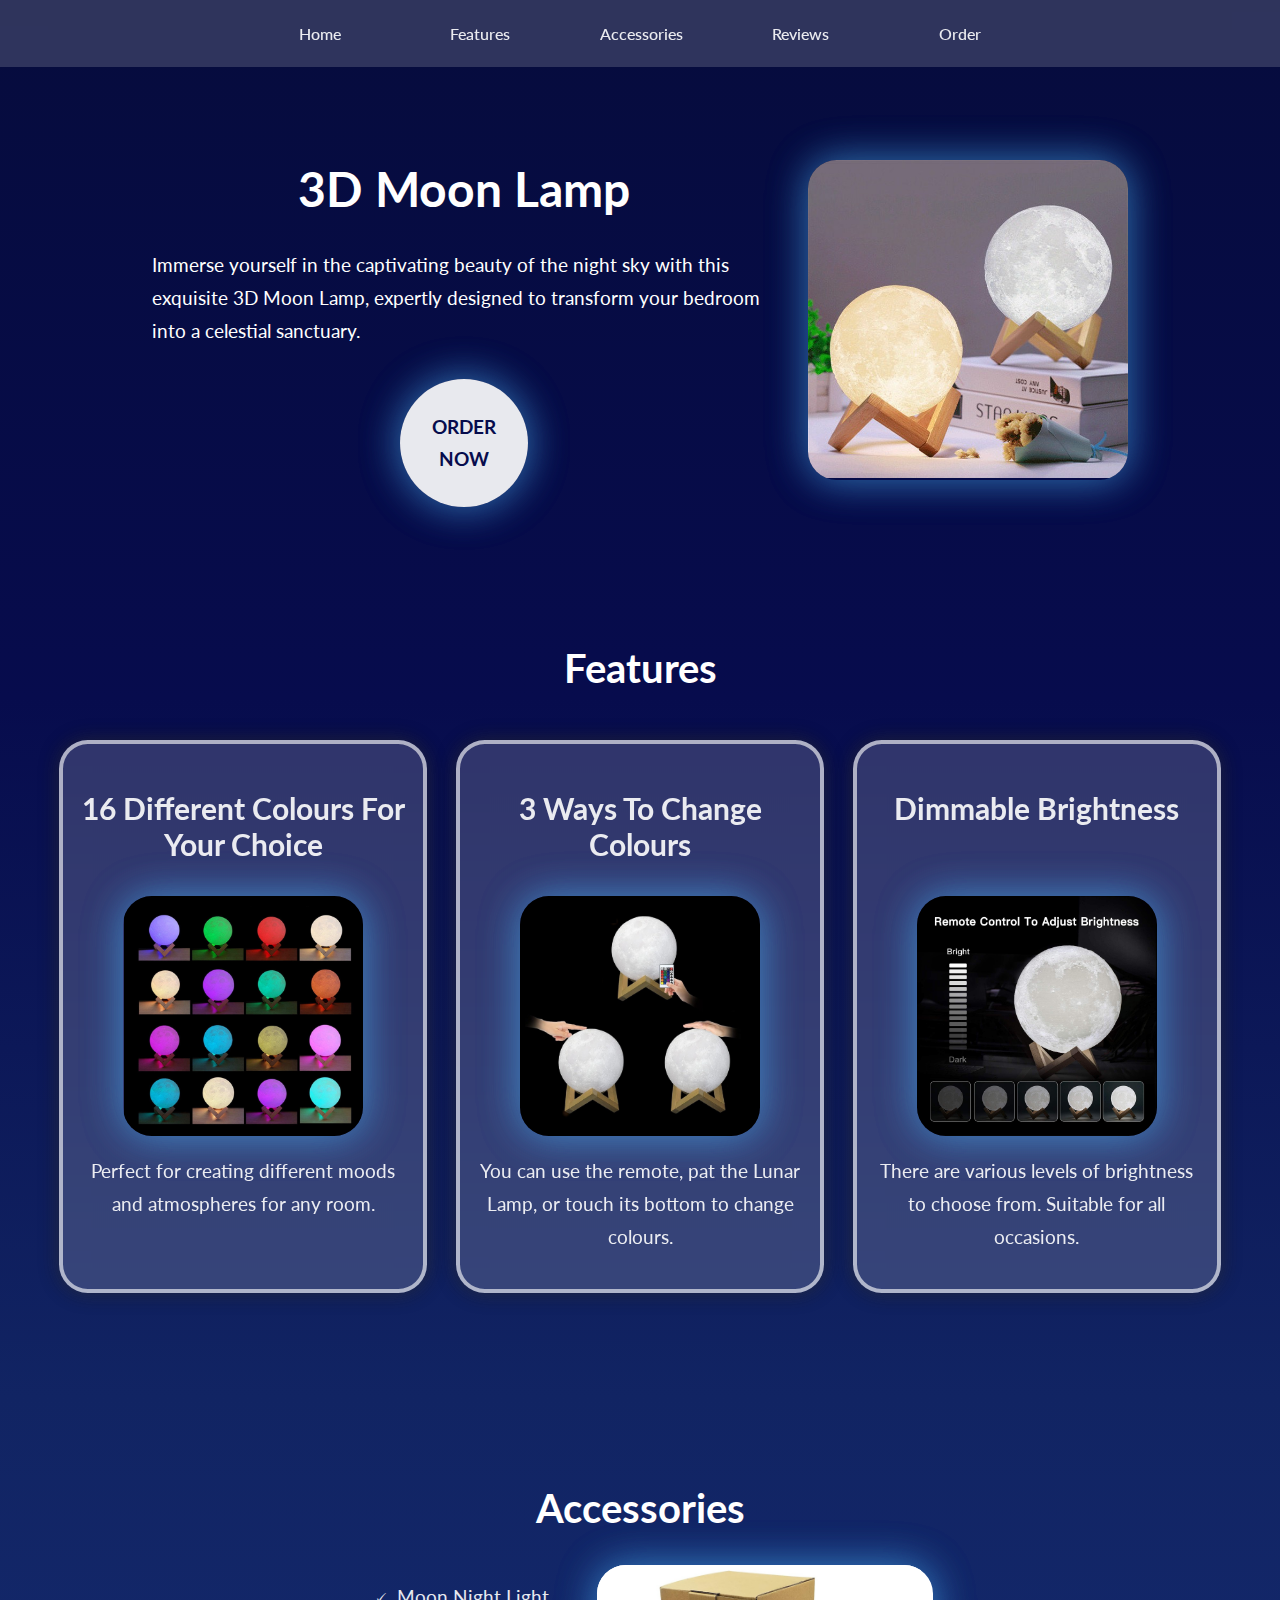
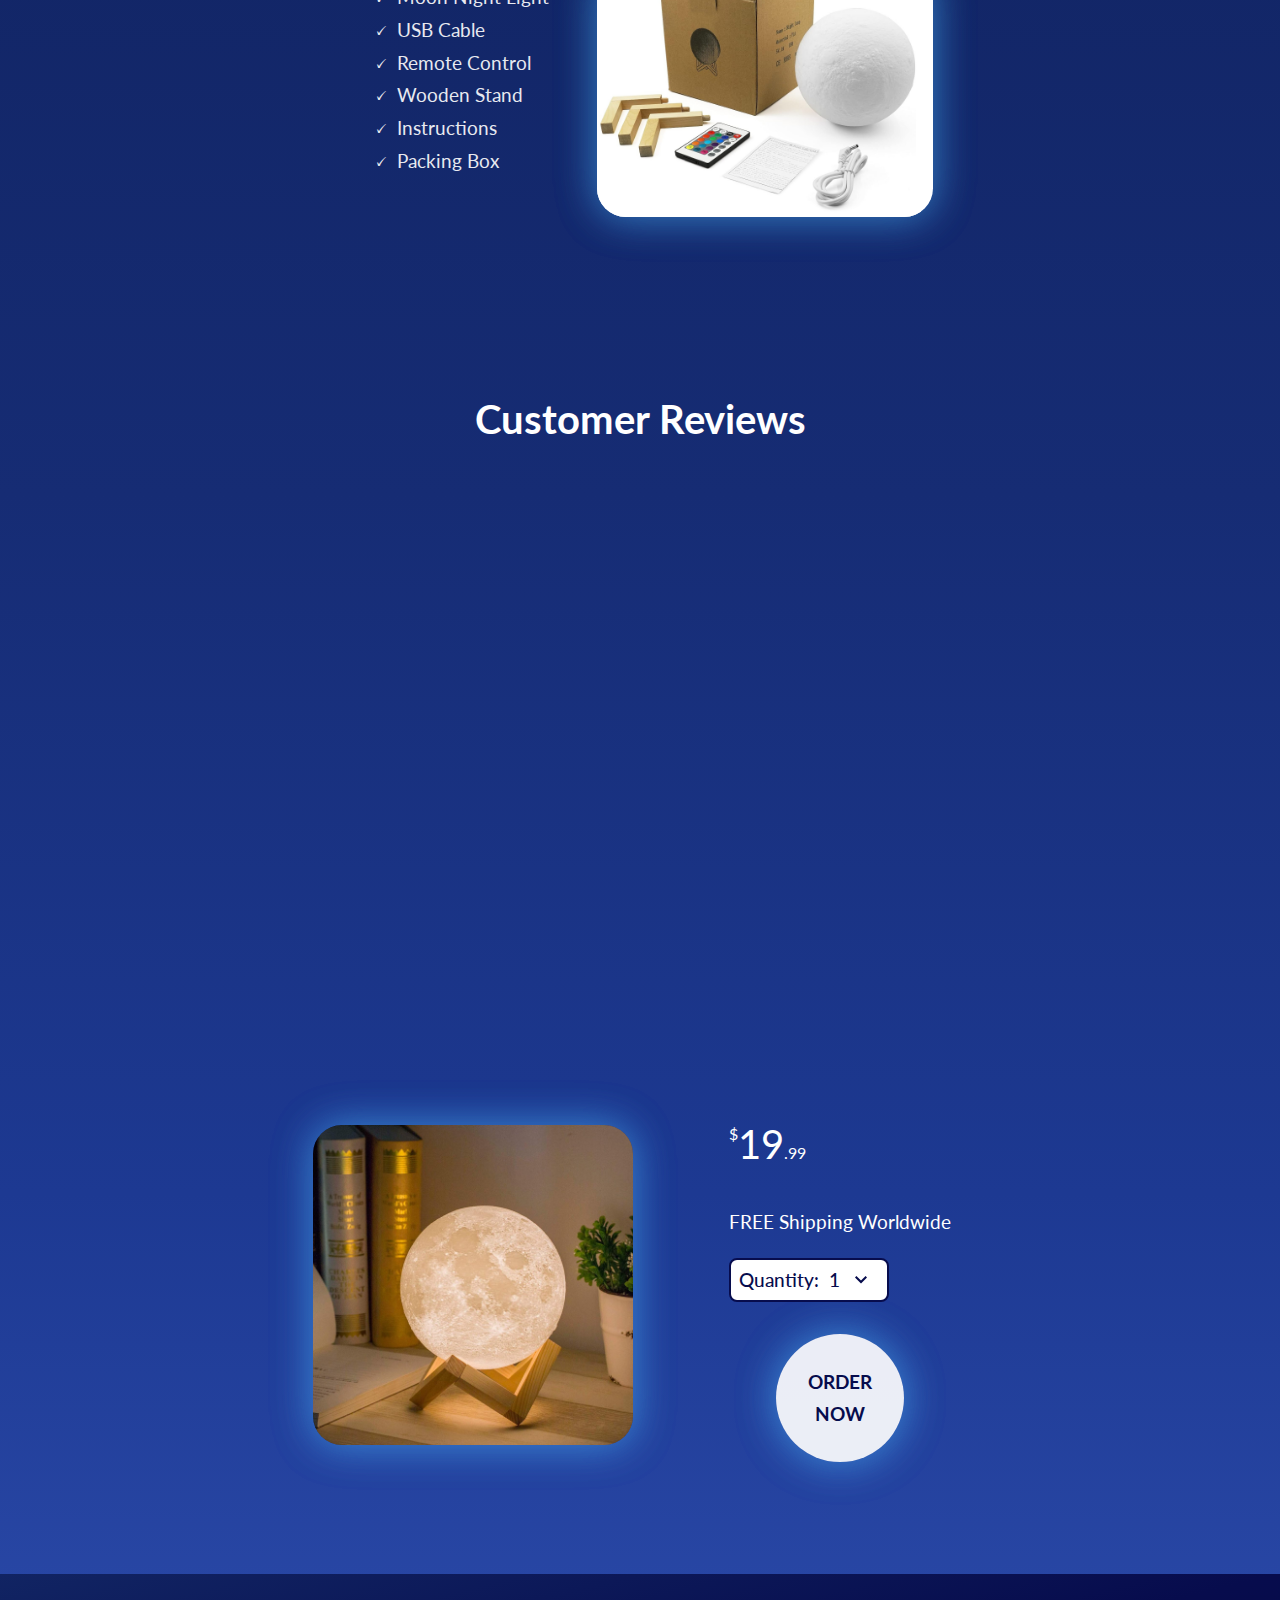
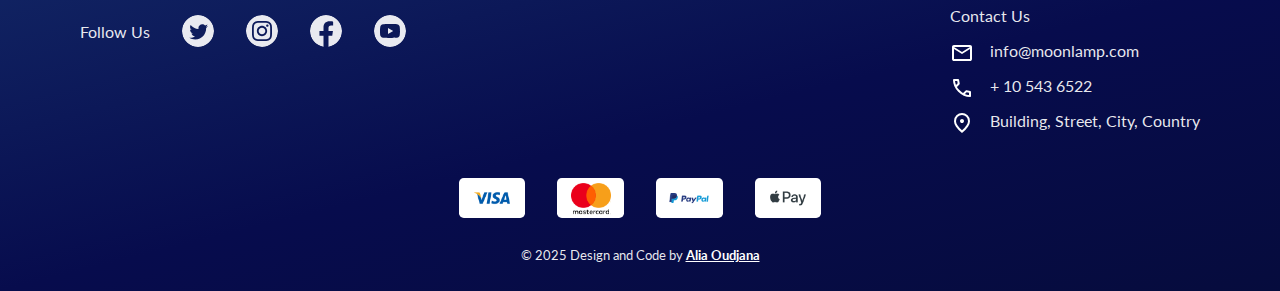
<file: index.html>
<!DOCTYPE html>
<html lang="en">
<head>
    <meta charset="UTF-8">
    <meta name="viewport" content="width=device-width, initial-scale=1.0">
    <link rel="icon" href="./assets/images/moon-lamp-logo.png">
    <link rel="stylesheet" href="scss/style.css">
    <link rel="preload" href="assets/images/3d-moon-lamp.jpg" as="image">
    <title>3D Moon Lamp</title>
</head>
<body>
    <header>
        <nav>
            <a href="#hero-section">Home</a>
            <a href="#features-section">Features</a>
            <a href="#accessories-section">Accessories</a>
            <a href="#reviews-section">Reviews</a>
            <a href="#order-section">Order</a>
        </nav>

        <input type="checkbox" name="sidebar-toggle" id="sidebar-toggle">
        <label class="sidebar-icon" for="sidebar-toggle">
            <svg width="35" height="3" viewBox="0 0 35 3" fill="none" xmlns="http://www.w3.org/2000/svg">
            <line y1="1.5" x2="35" y2="1.5" stroke="white" stroke-width="3"/>
            </svg>
            <svg width="35" height="3" viewBox="0 0 35 3" fill="none" xmlns="http://www.w3.org/2000/svg">
            <line y1="1.5" x2="35" y2="1.5" stroke="white" stroke-width="3"/>
            </svg>
        </label>
        <nav class="sidebar">
            <a href="#hero-section">Home</a>
            <a href="#features-section">Features</a>
            <a href="#accessories-section">Accessories</a>
            <a href="#reviews-section">Reviews</a>
            <a href="#order-section">Order</a>
        </nav>
    </header>

    <section id="hero-section">
        <div class="txt-container">
            <h1>3D Moon Lamp</h1>
            <p>Immerse yourself in the captivating beauty of the night sky with this exquisite 3D Moon Lamp, expertly designed to transform your bedroom into a celestial sanctuary.</p>
            <div class="btn-container">
                <button class="glowing-btn" onclick="location.href='#order-section'">Order Now</button>
            </div>
        </div>
        <div class="img-container moon-lamp-img-container">
            <img class="moon-lamp-img" src="assets/images/3d-moon-lamp.jpg" alt="moon lamp img">
        </div>      
    </section>

    <section id="features-section">
        <h2>Features</h2>
        <div class="features-cards">
            <div class="features-card">
                <h3>16 Different Colours For Your Choice</h3>
                <div class="img-container feature-img-container"><img src="assets/images/moon-lamp-colours.jpg" alt="moon lamp colours" class="moon-lamp-img"></div>
                <p>Perfect for creating different moods and atmospheres for any room.</p>
            </div>
            <div class="features-card">
                <h3>3 Ways To Change Colours</h3>
                <div class="img-container feature-img-container"><img src="assets/images/moon-lamp-change-colours.jpg" alt="moon lamp change colours" class="moon-lamp-img"></div>
                <p>You can use the remote, pat the Lunar Lamp, or touch its bottom to change colours.</p>
            </div>
            <div class="features-card">
                <h3>Dimmable Brightness</h3>
                <div class="img-container feature-img-container"><img src="assets/images/moon-lamp-brightness.jpg" alt="moon lamp brightness" class="moon-lamp-img"></div>
                <p>There are various levels of brightness to choose from.
                    Suitable for all occasions.
                </p>
            </div>
        </div>
    </section>

    <section id="accessories-section">
        <h2>Accessories</h2>
        <div class="accessories-content">
            <div class="accessories-list">
                <ul>
                    <li>Moon Night Light</li>
                    <li>USB Cable</li>
                    <li>Remote Control</li>
                    <li>Wooden Stand</li>
                    <li>Instructions</li>
                    <li>Packing Box</li>
                </ul>
            </div>
            <div class="img-container accessories-img-container">
                <img class="moon-lamp-img" src="assets/images/moon-lamp-accessiories.jpg" alt="Accessories">
            </div>
        </div>
    </section>

    <section id="reviews-section">
        <h2>Customer Reviews</h2>
        <div class="reviews">
            <div class="review-card">
                <img src="./assets/images/five-star-rating-icon.svg" alt="five star rating icon" class="star-review">
                <p class="review-text">Using it for a bedside night lamp to have some light in the room. The remote is useful to change the colors and is easy to use. Definitely recommend.</p>
                <div class="user-name">Victoria A.</div>
                <img  class="user-img" src="./assets/images/Purple-Profile-Icon.png" alt="Victoria pfp">
            </div>
            <div class="review-card">
                <img src="./assets/images/five-star-rating-icon.svg" alt="five star rating icon" class="star-review">
                <p class="review-text">Beautiful globe, calming and peaceful. It’s great for a bedroom night light and has a calming affect on me to help with insomnia.</p>
                <div class="user-name">Robert W.</div>
                <img class="user-img" src="./assets/images/Blue-Profile-Icon.png" alt="Robert pfp">
            </div>
            <div class="review-card">
                <img src="./assets/images/five-star-rating-icon.svg" alt="five star rating icon" class="star-review">
                <p class="review-text">I bought one as a gift for my grandson. He told me he’s already using it at night and loves the night light it provides. Arrived quickly and in working condition. Good price too. Thanks!
                </p>
                <div class="user-name">David M.</div>
                <img class="user-img" src="./assets/images/Green-Profile-Icon.png" alt="David pfps">
            </div>
            <div class="review-card">
                <img src="./assets/images/five-star-rating-icon.svg" alt="five star rating icon" class="star-review">
                <p class="review-text">Wonderful! I use it at night when I watch a movie to give a little light in the house without turning on lights and it gives off a great vibe!</p>
                <div class="user-name">John E.</div>
                <img class="user-img" src="./assets/images/DarkBlue-Profile-Icon.png" alt="John pfp">
            </div>
            <div class="review-card">
                <img src="./assets/images/five-star-rating-icon.svg" alt="five star rating icon" class="star-review">
                <p class="review-text">I bought this for my office. Its light is very relaxing and soothing. I definitely will buy another one for my room at home.</p>
                <div class="user-name">Martain J.</div>
                <img class="user-img" src="./assets/images/Orange-Profile-Icon.png" alt="Martain pfp">
            </div>
        </div>
    </section>

    <section id="order-section">
        <div class="img-container moon-lamp-img-container">
            <img class="moon-lamp-img" src="./assets/images/moon-lamp-light.jpg" alt="moon lamp img">
        </div>
        <div class="order-form">
            <p class="price"><span class="dollar-symbol">$</span>19<span class="fraction">.99</span></p>
            <p>FREE Shipping Worldwide</p>
            <select name="quantity" id="quantity">
                <button>
                    Quantity: 
                    <selectedcontent></selectedcontent>
                    <svg class="picker" xmlns="http://www.w3.org/2000/svg" height="24px" viewBox="0 -960 960 960" width="24px" fill="#000000"><path d="M480-344 240-584l56-56 184 184 184-184 56 56-240 240Z"/></svg>
                </button>
                <option value="1">1</option>
                <option value="2">2</option>
                <option value="3">3</option>
                <option value="4">4</option>
                <option value="5">5</option>
                <option value="6">6</option>
                <option value="7">7</option>
                <option value="8">8</option>
                <option value="9">9</option>
                <option value="10">10</option>
            </select><br>
            <button class="glowing-btn">Order Now</button>
        </div>
    </section>

    <footer> 
        <div class="social-media">
            <p>Follow Us</p>
            <svg height="100%" style="fill-rule:evenodd;clip-rule:evenodd;stroke-linejoin:round;stroke-miterlimit:2;" version="1.1" viewBox="0 0 512 512" width="100%" xml:space="preserve" xmlns="http://www.w3.org/2000/svg" xmlns:serif="http://www.serif.com/" xmlns:xlink="http://www.w3.org/1999/xlink"><path d="M256,0c141.29,0 256,114.71 256,256c0,141.29 -114.71,256 -256,256c-141.29,0 -256,-114.71 -256,-256c0,-141.29 114.71,-256 256,-256Zm-45.091,392.158c113.283,0 175.224,-93.87 175.224,-175.223c0,-2.682 0,-5.364 -0.128,-7.919c12.005,-8.684 22.478,-19.54 30.779,-31.928c-10.983,4.853 -22.861,8.174 -35.377,9.706c12.772,-7.663 22.478,-19.668 27.076,-34.099c-11.878,7.024 -25.032,12.132 -39.081,14.942c-11.239,-12.005 -27.203,-19.412 -44.955,-19.412c-33.972,0 -61.558,27.586 -61.558,61.558c0,4.853 0.511,9.578 1.66,14.048c-51.213,-2.554 -96.552,-27.075 -126.947,-64.368c-5.237,9.068 -8.302,19.668 -8.302,30.907c0,21.328 10.856,40.23 27.459,51.213c-10.09,-0.255 -19.541,-3.065 -27.842,-7.662l0,0.766c0,29.885 21.2,54.661 49.425,60.409c-5.108,1.404 -10.6,2.171 -16.219,2.171c-3.96,0 -7.791,-0.383 -11.622,-1.15c7.79,24.521 30.523,42.274 57.471,42.784c-21.073,16.476 -47.637,26.31 -76.501,26.31c-4.981,0 -9.834,-0.256 -14.687,-0.894c26.948,17.624 59.387,27.841 94.125,27.841Z"/></svg>
            <svg height="100%" style="fill-rule:evenodd;clip-rule:evenodd;stroke-linejoin:round;stroke-miterlimit:2;" version="1.1" viewBox="0 0 512 512" width="100%" xml:space="preserve" xmlns="http://www.w3.org/2000/svg" xmlns:serif="http://www.serif.com/" xmlns:xlink="http://www.w3.org/1999/xlink"><path d="M256,0c141.29,0 256,114.71 256,256c0,141.29 -114.71,256 -256,256c-141.29,0 -256,-114.71 -256,-256c0,-141.29 114.71,-256 256,-256Zm0,96c-43.453,0 -48.902,0.184 -65.968,0.963c-17.03,0.777 -28.661,3.482 -38.839,7.437c-10.521,4.089 -19.444,9.56 -28.339,18.455c-8.895,8.895 -14.366,17.818 -18.455,28.339c-3.955,10.177 -6.659,21.808 -7.437,38.838c-0.778,17.066 -0.962,22.515 -0.962,65.968c0,43.453 0.184,48.902 0.962,65.968c0.778,17.03 3.482,28.661 7.437,38.838c4.089,10.521 9.56,19.444 18.455,28.34c8.895,8.895 17.818,14.366 28.339,18.455c10.178,3.954 21.809,6.659 38.839,7.436c17.066,0.779 22.515,0.963 65.968,0.963c43.453,0 48.902,-0.184 65.968,-0.963c17.03,-0.777 28.661,-3.482 38.838,-7.436c10.521,-4.089 19.444,-9.56 28.34,-18.455c8.895,-8.896 14.366,-17.819 18.455,-28.34c3.954,-10.177 6.659,-21.808 7.436,-38.838c0.779,-17.066 0.963,-22.515 0.963,-65.968c0,-43.453 -0.184,-48.902 -0.963,-65.968c-0.777,-17.03 -3.482,-28.661 -7.436,-38.838c-4.089,-10.521 -9.56,-19.444 -18.455,-28.339c-8.896,-8.895 -17.819,-14.366 -28.34,-18.455c-10.177,-3.955 -21.808,-6.66 -38.838,-7.437c-17.066,-0.779 -22.515,-0.963 -65.968,-0.963Zm0,28.829c42.722,0 47.782,0.163 64.654,0.933c15.6,0.712 24.071,3.318 29.709,5.509c7.469,2.902 12.799,6.37 18.397,11.969c5.6,5.598 9.067,10.929 11.969,18.397c2.191,5.638 4.798,14.109 5.509,29.709c0.77,16.872 0.933,21.932 0.933,64.654c0,42.722 -0.163,47.782 -0.933,64.654c-0.711,15.6 -3.318,24.071 -5.509,29.709c-2.902,7.469 -6.369,12.799 -11.969,18.397c-5.598,5.6 -10.928,9.067 -18.397,11.969c-5.638,2.191 -14.109,4.798 -29.709,5.509c-16.869,0.77 -21.929,0.933 -64.654,0.933c-42.725,0 -47.784,-0.163 -64.654,-0.933c-15.6,-0.711 -24.071,-3.318 -29.709,-5.509c-7.469,-2.902 -12.799,-6.369 -18.398,-11.969c-5.599,-5.598 -9.066,-10.928 -11.968,-18.397c-2.191,-5.638 -4.798,-14.109 -5.51,-29.709c-0.77,-16.872 -0.932,-21.932 -0.932,-64.654c0,-42.722 0.162,-47.782 0.932,-64.654c0.712,-15.6 3.319,-24.071 5.51,-29.709c2.902,-7.468 6.369,-12.799 11.968,-18.397c5.599,-5.599 10.929,-9.067 18.398,-11.969c5.638,-2.191 14.109,-4.797 29.709,-5.509c16.872,-0.77 21.932,-0.933 64.654,-0.933Zm0,49.009c-45.377,0 -82.162,36.785 -82.162,82.162c0,45.377 36.785,82.162 82.162,82.162c45.377,0 82.162,-36.785 82.162,-82.162c0,-45.377 -36.785,-82.162 -82.162,-82.162Zm0,135.495c-29.455,0 -53.333,-23.878 -53.333,-53.333c0,-29.455 23.878,-53.333 53.333,-53.333c29.455,0 53.333,23.878 53.333,53.333c0,29.455 -23.878,53.333 -53.333,53.333Zm104.609,-138.741c0,10.604 -8.597,19.199 -19.201,19.199c-10.603,0 -19.199,-8.595 -19.199,-19.199c0,-10.604 8.596,-19.2 19.199,-19.2c10.604,0 19.201,8.596 19.201,19.2Z"/></svg>
            <svg height="100%" style="fill-rule:evenodd;clip-rule:evenodd;stroke-linejoin:round;stroke-miterlimit:2;" version="1.1" viewBox="0 0 512 512" width="100%" xml:space="preserve" xmlns="http://www.w3.org/2000/svg" xmlns:serif="http://www.serif.com/" xmlns:xlink="http://www.w3.org/1999/xlink"><path d="M512,257.555c0,-141.385 -114.615,-256 -256,-256c-141.385,0 -256,114.615 -256,256c0,127.777 93.616,233.685 216,252.89l0,-178.89l-65,0l0,-74l65,0l0,-56.4c0,-64.16 38.219,-99.6 96.695,-99.6c28.009,0 57.305,5 57.305,5l0,63l-32.281,0c-31.801,0 -41.719,19.733 -41.719,39.978l0,48.022l71,0l-11.35,74l-59.65,0l0,178.89c122.385,-19.205 216,-125.113 216,-252.89Z" style="fill-rule:nonzero;"/></svg>
            <svg height="100%" style="fill-rule:evenodd;clip-rule:evenodd;stroke-linejoin:round;stroke-miterlimit:2;" version="1.1" viewBox="0 0 512 512" width="100%" xml:space="preserve" xmlns="http://www.w3.org/2000/svg" xmlns:serif="http://www.serif.com/" xmlns:xlink="http://www.w3.org/1999/xlink"><path d="M256,0c141.29,0 256,114.71 256,256c0,141.29 -114.71,256 -256,256c-141.29,0 -256,-114.71 -256,-256c0,-141.29 114.71,-256 256,-256Zm153.315,178.978c-3.68,-13.769 -14.522,-24.61 -28.29,-28.29c-24.958,-6.688 -125.025,-6.688 -125.025,-6.688c0,0 -100.067,0 -125.025,6.688c-13.765,3.68 -24.61,14.521 -28.29,28.29c-6.685,24.955 -6.685,77.024 -6.685,77.024c0,0 0,52.067 6.685,77.02c3.68,13.769 14.525,24.614 28.29,28.293c24.958,6.685 125.025,6.685 125.025,6.685c0,0 100.067,0 125.025,-6.685c13.768,-3.679 24.61,-14.524 28.29,-28.293c6.685,-24.953 6.685,-77.02 6.685,-77.02c0,0 0,-52.069 -6.685,-77.024Zm-185.316,125.025l0,-96.002l83.137,48.001l-83.137,48.001Z"/></svg>
        </div>
        <div class="payment-methods">
            <div class="icon">
                <img src="assets/images/visa-icon.png" alt="visa">
            </div>
            <div class="icon">
                <img src="assets/images/mastercard-icon.png" alt="mastercard">
            </div>
            <div class="icon">
                <img src="assets/images/paypal-icon.png" alt="paypal">
            </div>
            <div class="icon">
                <img src="assets/images/applepay-icon.png" alt="applepay">
            </div>
        </div>
        <div class="contact-info">
            <p>Contact Us</p>
            <p class="contact mail">info@moonlamp.com</p>
            <p class="contact call">+ 10 543 6522</p>
            <p class="contact location">Building, Street, City, Country</p>
        </div>
        <p class="copyright">© 2025 Design and Code by <a href="https://github.com/AliaOudjana" target="_blank">Alia Oudjana</a></p>
    </footer>

</body>

</html>
</file>
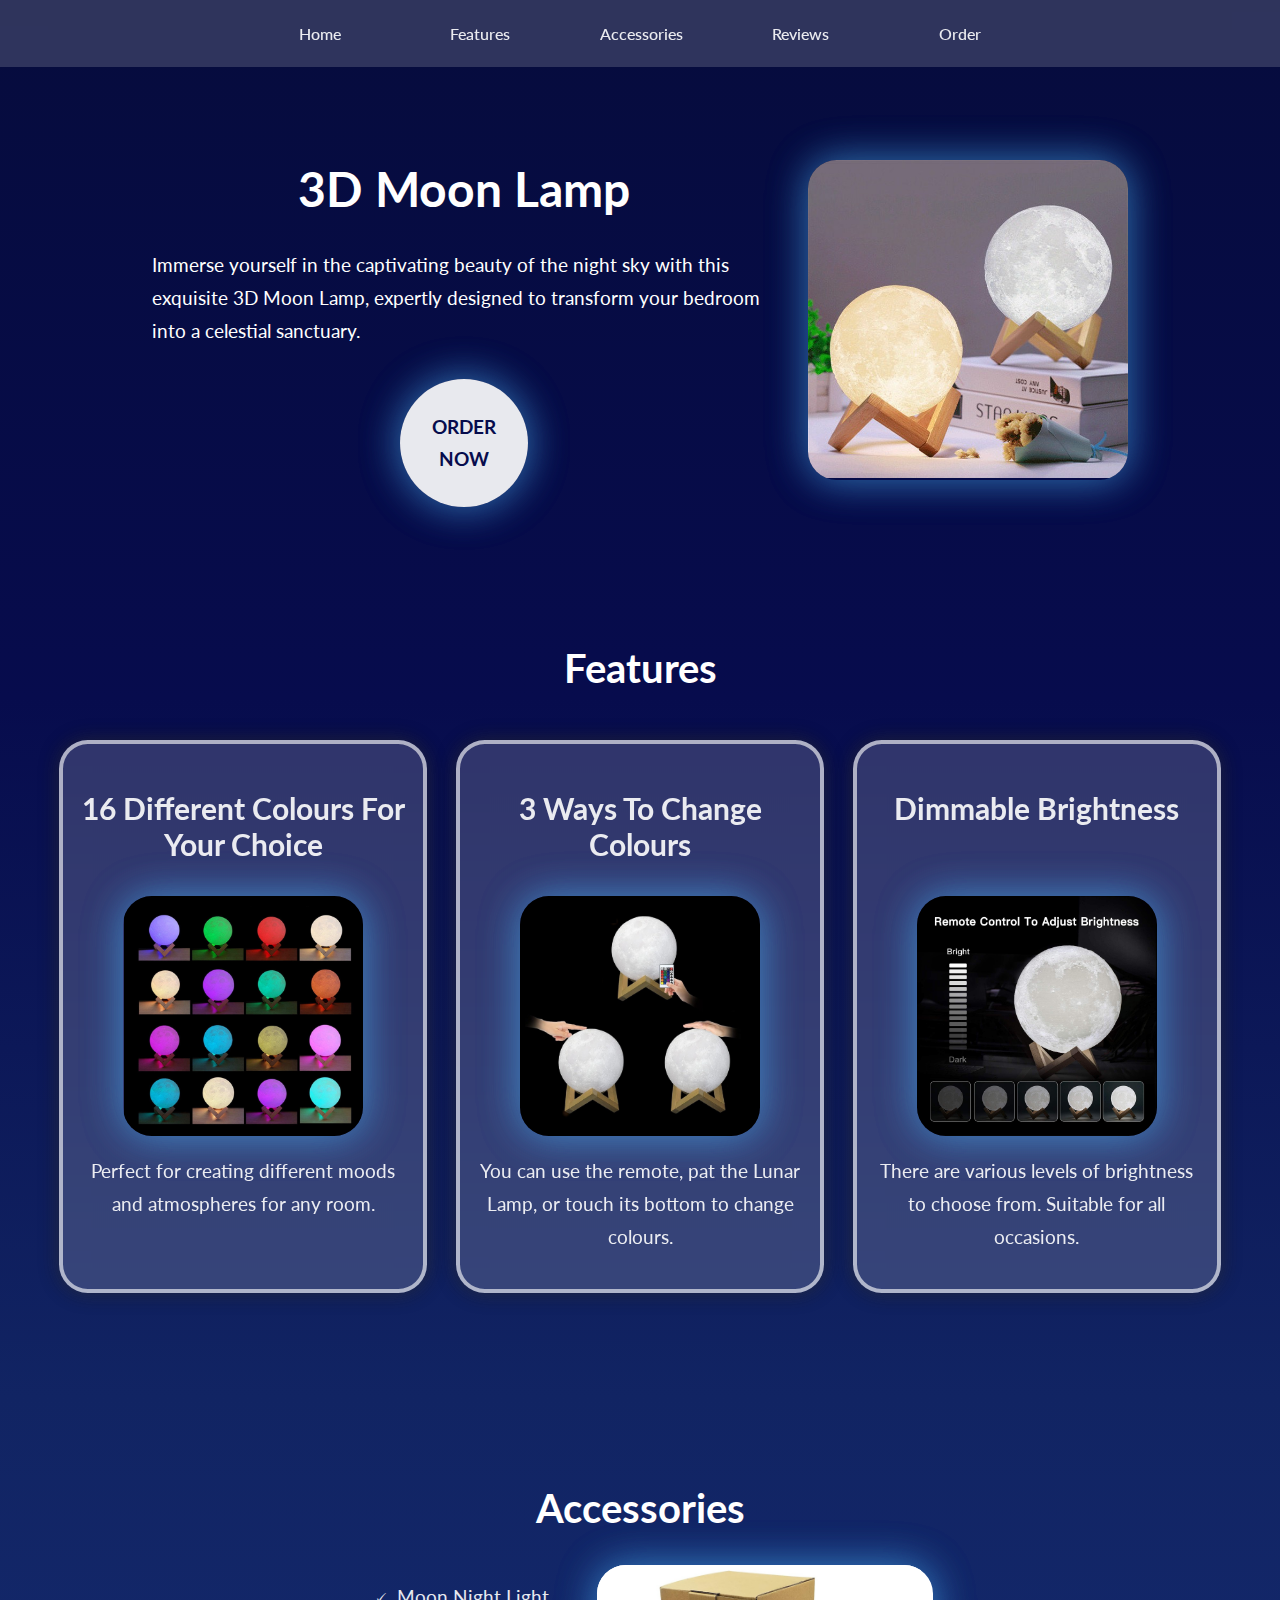
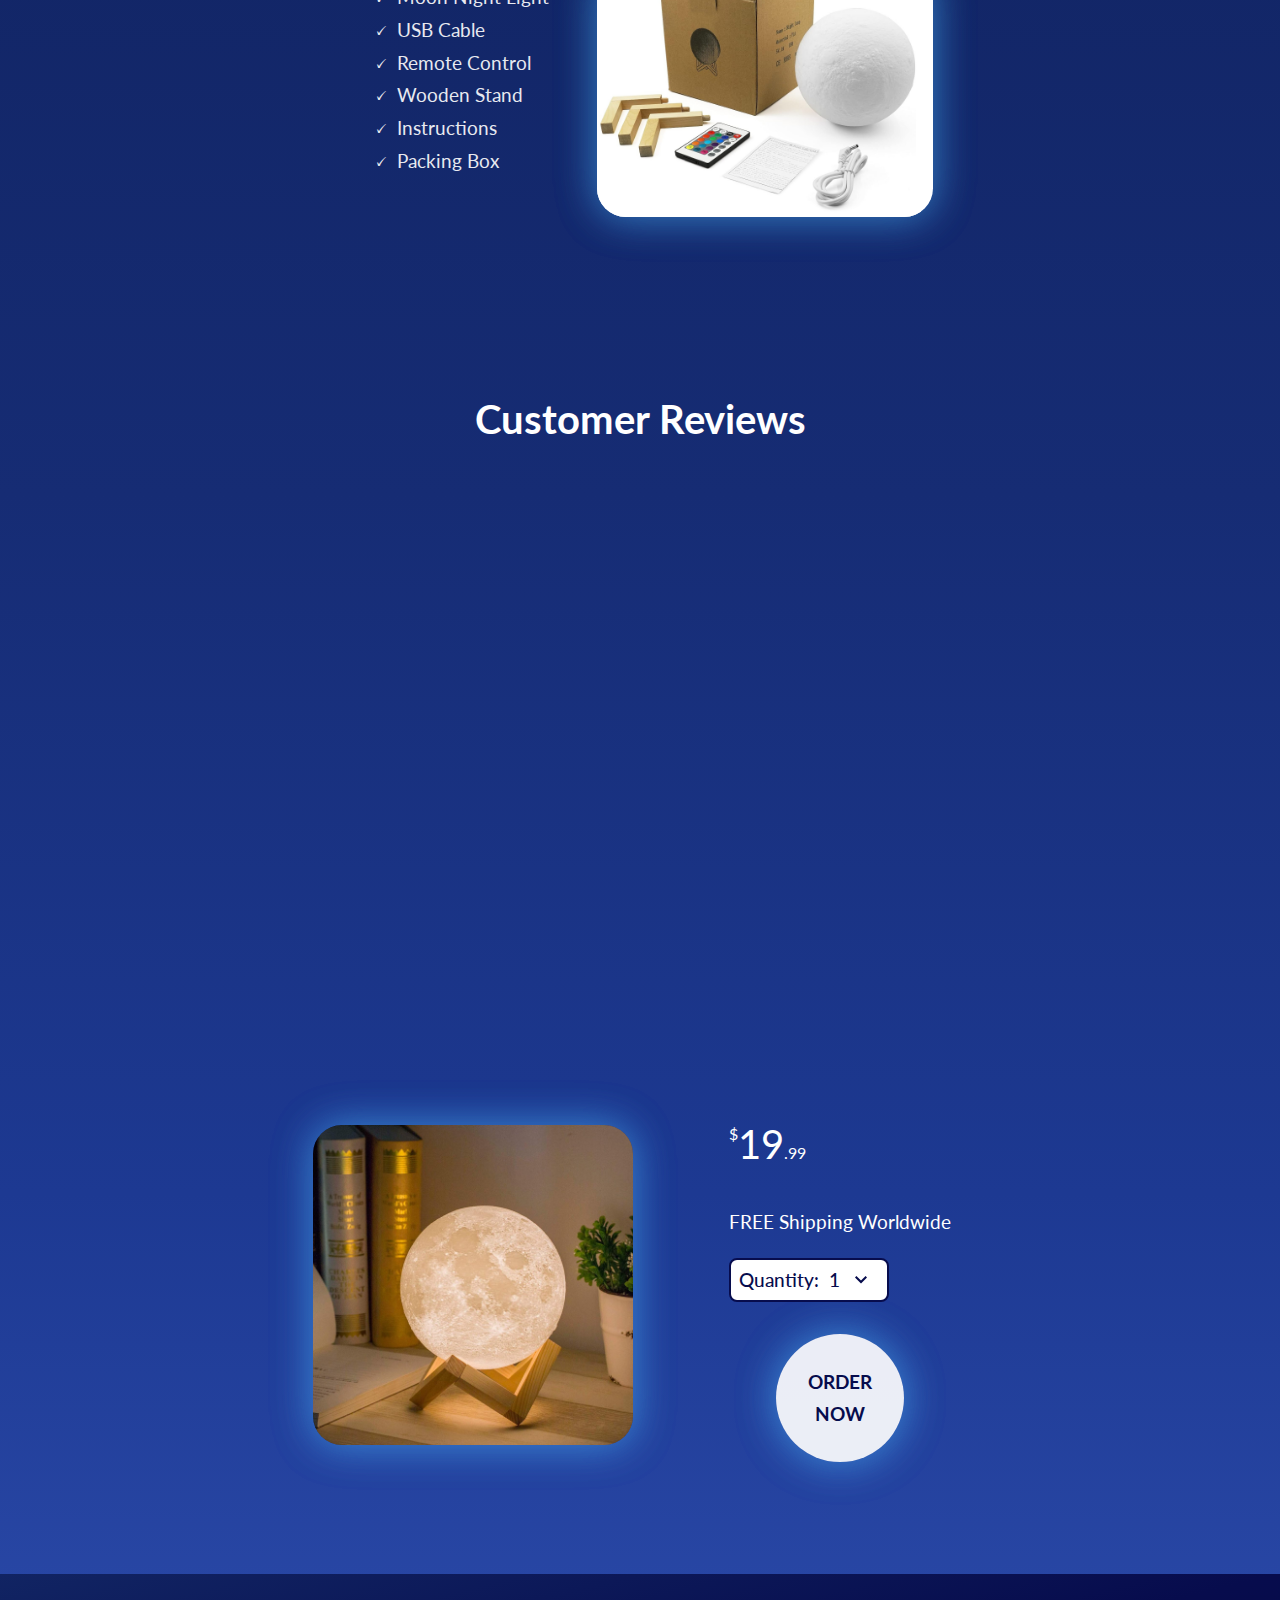
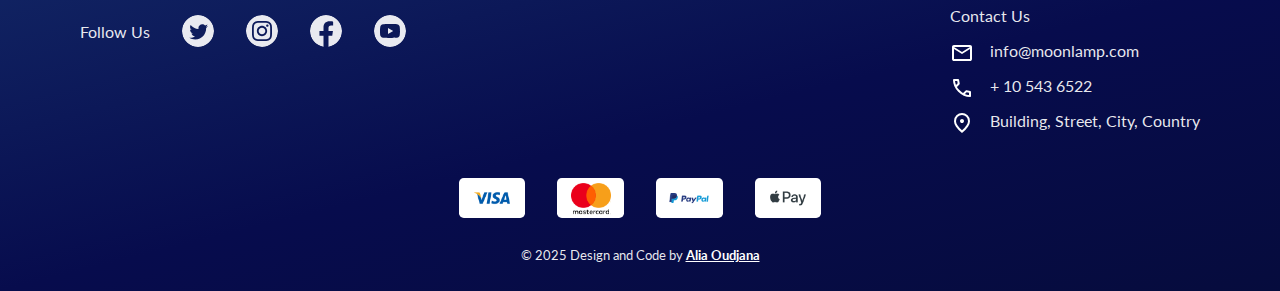
<file: 3d-moon-lamp.html>
<!DOCTYPE html>
<html lang="en">
<head>
    <meta charset="UTF-8">
    <meta name="viewport" content="width=device-width, initial-scale=1.0">
    <link rel="icon" href="./assets/images/moon-lamp-logo.png">
    <link rel="stylesheet" href="scss/style.css">
    <link rel="preload" href="assets/images/3d-moon-lamp.jpg" as="image">
    <title>3D Moon Lamp</title>
</head>
<body>
    <header>
        <nav>
            <a href="#hero-section">Home</a>
            <a href="#features-section">Features</a>
            <a href="#accessories-section">Accessories</a>
            <a href="#reviews-section">Reviews</a>
            <a href="#order-section">Order</a>
        </nav>

        <input type="checkbox" name="sidebar-toggle" id="sidebar-toggle">
        <label class="sidebar-icon" for="sidebar-toggle">
            <svg width="35" height="3" viewBox="0 0 35 3" fill="none" xmlns="http://www.w3.org/2000/svg">
            <line y1="1.5" x2="35" y2="1.5" stroke="white" stroke-width="3"/>
            </svg>
            <svg width="35" height="3" viewBox="0 0 35 3" fill="none" xmlns="http://www.w3.org/2000/svg">
            <line y1="1.5" x2="35" y2="1.5" stroke="white" stroke-width="3"/>
            </svg>
        </label>
        <nav class="sidebar">
            <a href="#hero-section">Home</a>
            <a href="#features-section">Features</a>
            <a href="#accessories-section">Accessories</a>
            <a href="#reviews-section">Reviews</a>
            <a href="#order-section">Order</a>
        </nav>
    </header>

    <section id="hero-section">
        <div class="txt-container">
            <h1>3D Moon Lamp</h1>
            <p>Immerse yourself in the captivating beauty of the night sky with this exquisite 3D Moon Lamp, expertly designed to transform your bedroom into a celestial sanctuary.</p>
            <div class="btn-container">
                <button class="glowing-btn" onclick="location.href='#order-section'">Order Now</button>
            </div>
        </div>
        <div class="img-container moon-lamp-img-container">
            <img class="moon-lamp-img" src="assets/images/3d-moon-lamp.jpg" alt="moon lamp img">
        </div>      
    </section>

    <section id="features-section">
        <h2>Features</h2>
        <div class="features-cards">
            <div class="features-card">
                <h3>16 Different Colours For Your Choice</h3>
                <div class="img-container feature-img-container"><img src="assets/images/moon-lamp-colours.jpg" alt="moon lamp colours" class="moon-lamp-img"></div>
                <p>Perfect for creating different moods and atmospheres for any room.</p>
            </div>
            <div class="features-card">
                <h3>3 Ways To Change Colours</h3>
                <div class="img-container feature-img-container"><img src="assets/images/moon-lamp-change-colours.jpg" alt="moon lamp change colours" class="moon-lamp-img"></div>
                <p>You can use the remote, pat the Lunar Lamp, or touch its bottom to change colours.</p>
            </div>
            <div class="features-card">
                <h3>Dimmable Brightness</h3>
                <div class="img-container feature-img-container"><img src="assets/images/moon-lamp-brightness.jpg" alt="moon lamp brightness" class="moon-lamp-img"></div>
                <p>There are various levels of brightness to choose from.
                    Suitable for all occasions.
                </p>
            </div>
        </div>
    </section>

    <section id="accessories-section">
        <h2>Accessories</h2>
        <div class="accessories-content">
            <div class="accessories-list">
                <ul>
                    <li>Moon Night Light</li>
                    <li>USB Cable</li>
                    <li>Remote Control</li>
                    <li>Wooden Stand</li>
                    <li>Instructions</li>
                    <li>Packing Box</li>
                </ul>
            </div>
            <div class="img-container accessories-img-container">
                <img class="moon-lamp-img" src="assets/images/moon-lamp-accessiories.jpg" alt="Accessories">
            </div>
        </div>
    </section>

    <section id="reviews-section">
        <h2>Customer Reviews</h2>
        <div class="reviews">
            <div class="review-card">
                <img src="./assets/images/five-star-rating-icon.svg" alt="five star rating icon" class="star-review">
                <p class="review-text">Using it for a bedside night lamp to have some light in the room. The remote is useful to change the colors and is easy to use. Definitely recommend.</p>
                <div class="user-name">Victoria A.</div>
                <img  class="user-img" src="./assets/images/Purple-Profile-Icon.png" alt="Victoria pfp">
            </div>
            <div class="review-card">
                <img src="./assets/images/five-star-rating-icon.svg" alt="five star rating icon" class="star-review">
                <p class="review-text">Beautiful globe, calming and peaceful. It’s great for a bedroom night light and has a calming affect on me to help with insomnia.</p>
                <div class="user-name">Robert W.</div>
                <img class="user-img" src="./assets/images/Blue-Profile-Icon.png" alt="Robert pfp">
            </div>
            <div class="review-card">
                <img src="./assets/images/five-star-rating-icon.svg" alt="five star rating icon" class="star-review">
                <p class="review-text">I bought one as a gift for my grandson. He told me he’s already using it at night and loves the night light it provides. Arrived quickly and in working condition. Good price too. Thanks!
                </p>
                <div class="user-name">David M.</div>
                <img class="user-img" src="./assets/images/Green-Profile-Icon.png" alt="David pfps">
            </div>
            <div class="review-card">
                <img src="./assets/images/five-star-rating-icon.svg" alt="five star rating icon" class="star-review">
                <p class="review-text">Wonderful! I use it at night when I watch a movie to give a little light in the house without turning on lights and it gives off a great vibe!</p>
                <div class="user-name">John E.</div>
                <img class="user-img" src="./assets/images/DarkBlue-Profile-Icon.png" alt="John pfp">
            </div>
            <div class="review-card">
                <img src="./assets/images/five-star-rating-icon.svg" alt="five star rating icon" class="star-review">
                <p class="review-text">I bought this for my office. Its light is very relaxing and soothing. I definitely will buy another one for my room at home.</p>
                <div class="user-name">Martain J.</div>
                <img class="user-img" src="./assets/images/Orange-Profile-Icon.png" alt="Martain pfp">
            </div>
        </div>
    </section>

    <section id="order-section">
        <div class="img-container moon-lamp-img-container">
            <img class="moon-lamp-img" src="./assets/images/moon-lamp-light.jpg" alt="moon lamp img">
        </div>
        <div class="order-form">
            <p class="price"><span class="dollar-symbol">$</span>19<span class="fraction">.99</span></p>
            <p>FREE Shipping Worldwide</p>
            <select name="quantity" id="quantity">
                <button>
                    Quantity: 
                    <selectedcontent></selectedcontent>
                    <svg class="picker" xmlns="http://www.w3.org/2000/svg" height="24px" viewBox="0 -960 960 960" width="24px" fill="#000000"><path d="M480-344 240-584l56-56 184 184 184-184 56 56-240 240Z"/></svg>
                </button>
                <option value="1">1</option>
                <option value="2">2</option>
                <option value="3">3</option>
                <option value="4">4</option>
                <option value="5">5</option>
                <option value="6">6</option>
                <option value="7">7</option>
                <option value="8">8</option>
                <option value="9">9</option>
                <option value="10">10</option>
            </select><br>
            <button class="glowing-btn">Order Now</button>
        </div>
    </section>

    <footer> 
        <div class="social-media">
            <p>Follow Us</p>
            <svg height="100%" style="fill-rule:evenodd;clip-rule:evenodd;stroke-linejoin:round;stroke-miterlimit:2;" version="1.1" viewBox="0 0 512 512" width="100%" xml:space="preserve" xmlns="http://www.w3.org/2000/svg" xmlns:serif="http://www.serif.com/" xmlns:xlink="http://www.w3.org/1999/xlink"><path d="M256,0c141.29,0 256,114.71 256,256c0,141.29 -114.71,256 -256,256c-141.29,0 -256,-114.71 -256,-256c0,-141.29 114.71,-256 256,-256Zm-45.091,392.158c113.283,0 175.224,-93.87 175.224,-175.223c0,-2.682 0,-5.364 -0.128,-7.919c12.005,-8.684 22.478,-19.54 30.779,-31.928c-10.983,4.853 -22.861,8.174 -35.377,9.706c12.772,-7.663 22.478,-19.668 27.076,-34.099c-11.878,7.024 -25.032,12.132 -39.081,14.942c-11.239,-12.005 -27.203,-19.412 -44.955,-19.412c-33.972,0 -61.558,27.586 -61.558,61.558c0,4.853 0.511,9.578 1.66,14.048c-51.213,-2.554 -96.552,-27.075 -126.947,-64.368c-5.237,9.068 -8.302,19.668 -8.302,30.907c0,21.328 10.856,40.23 27.459,51.213c-10.09,-0.255 -19.541,-3.065 -27.842,-7.662l0,0.766c0,29.885 21.2,54.661 49.425,60.409c-5.108,1.404 -10.6,2.171 -16.219,2.171c-3.96,0 -7.791,-0.383 -11.622,-1.15c7.79,24.521 30.523,42.274 57.471,42.784c-21.073,16.476 -47.637,26.31 -76.501,26.31c-4.981,0 -9.834,-0.256 -14.687,-0.894c26.948,17.624 59.387,27.841 94.125,27.841Z"/></svg>
            <svg height="100%" style="fill-rule:evenodd;clip-rule:evenodd;stroke-linejoin:round;stroke-miterlimit:2;" version="1.1" viewBox="0 0 512 512" width="100%" xml:space="preserve" xmlns="http://www.w3.org/2000/svg" xmlns:serif="http://www.serif.com/" xmlns:xlink="http://www.w3.org/1999/xlink"><path d="M256,0c141.29,0 256,114.71 256,256c0,141.29 -114.71,256 -256,256c-141.29,0 -256,-114.71 -256,-256c0,-141.29 114.71,-256 256,-256Zm0,96c-43.453,0 -48.902,0.184 -65.968,0.963c-17.03,0.777 -28.661,3.482 -38.839,7.437c-10.521,4.089 -19.444,9.56 -28.339,18.455c-8.895,8.895 -14.366,17.818 -18.455,28.339c-3.955,10.177 -6.659,21.808 -7.437,38.838c-0.778,17.066 -0.962,22.515 -0.962,65.968c0,43.453 0.184,48.902 0.962,65.968c0.778,17.03 3.482,28.661 7.437,38.838c4.089,10.521 9.56,19.444 18.455,28.34c8.895,8.895 17.818,14.366 28.339,18.455c10.178,3.954 21.809,6.659 38.839,7.436c17.066,0.779 22.515,0.963 65.968,0.963c43.453,0 48.902,-0.184 65.968,-0.963c17.03,-0.777 28.661,-3.482 38.838,-7.436c10.521,-4.089 19.444,-9.56 28.34,-18.455c8.895,-8.896 14.366,-17.819 18.455,-28.34c3.954,-10.177 6.659,-21.808 7.436,-38.838c0.779,-17.066 0.963,-22.515 0.963,-65.968c0,-43.453 -0.184,-48.902 -0.963,-65.968c-0.777,-17.03 -3.482,-28.661 -7.436,-38.838c-4.089,-10.521 -9.56,-19.444 -18.455,-28.339c-8.896,-8.895 -17.819,-14.366 -28.34,-18.455c-10.177,-3.955 -21.808,-6.66 -38.838,-7.437c-17.066,-0.779 -22.515,-0.963 -65.968,-0.963Zm0,28.829c42.722,0 47.782,0.163 64.654,0.933c15.6,0.712 24.071,3.318 29.709,5.509c7.469,2.902 12.799,6.37 18.397,11.969c5.6,5.598 9.067,10.929 11.969,18.397c2.191,5.638 4.798,14.109 5.509,29.709c0.77,16.872 0.933,21.932 0.933,64.654c0,42.722 -0.163,47.782 -0.933,64.654c-0.711,15.6 -3.318,24.071 -5.509,29.709c-2.902,7.469 -6.369,12.799 -11.969,18.397c-5.598,5.6 -10.928,9.067 -18.397,11.969c-5.638,2.191 -14.109,4.798 -29.709,5.509c-16.869,0.77 -21.929,0.933 -64.654,0.933c-42.725,0 -47.784,-0.163 -64.654,-0.933c-15.6,-0.711 -24.071,-3.318 -29.709,-5.509c-7.469,-2.902 -12.799,-6.369 -18.398,-11.969c-5.599,-5.598 -9.066,-10.928 -11.968,-18.397c-2.191,-5.638 -4.798,-14.109 -5.51,-29.709c-0.77,-16.872 -0.932,-21.932 -0.932,-64.654c0,-42.722 0.162,-47.782 0.932,-64.654c0.712,-15.6 3.319,-24.071 5.51,-29.709c2.902,-7.468 6.369,-12.799 11.968,-18.397c5.599,-5.599 10.929,-9.067 18.398,-11.969c5.638,-2.191 14.109,-4.797 29.709,-5.509c16.872,-0.77 21.932,-0.933 64.654,-0.933Zm0,49.009c-45.377,0 -82.162,36.785 -82.162,82.162c0,45.377 36.785,82.162 82.162,82.162c45.377,0 82.162,-36.785 82.162,-82.162c0,-45.377 -36.785,-82.162 -82.162,-82.162Zm0,135.495c-29.455,0 -53.333,-23.878 -53.333,-53.333c0,-29.455 23.878,-53.333 53.333,-53.333c29.455,0 53.333,23.878 53.333,53.333c0,29.455 -23.878,53.333 -53.333,53.333Zm104.609,-138.741c0,10.604 -8.597,19.199 -19.201,19.199c-10.603,0 -19.199,-8.595 -19.199,-19.199c0,-10.604 8.596,-19.2 19.199,-19.2c10.604,0 19.201,8.596 19.201,19.2Z"/></svg>
            <svg height="100%" style="fill-rule:evenodd;clip-rule:evenodd;stroke-linejoin:round;stroke-miterlimit:2;" version="1.1" viewBox="0 0 512 512" width="100%" xml:space="preserve" xmlns="http://www.w3.org/2000/svg" xmlns:serif="http://www.serif.com/" xmlns:xlink="http://www.w3.org/1999/xlink"><path d="M512,257.555c0,-141.385 -114.615,-256 -256,-256c-141.385,0 -256,114.615 -256,256c0,127.777 93.616,233.685 216,252.89l0,-178.89l-65,0l0,-74l65,0l0,-56.4c0,-64.16 38.219,-99.6 96.695,-99.6c28.009,0 57.305,5 57.305,5l0,63l-32.281,0c-31.801,0 -41.719,19.733 -41.719,39.978l0,48.022l71,0l-11.35,74l-59.65,0l0,178.89c122.385,-19.205 216,-125.113 216,-252.89Z" style="fill-rule:nonzero;"/></svg>
            <svg height="100%" style="fill-rule:evenodd;clip-rule:evenodd;stroke-linejoin:round;stroke-miterlimit:2;" version="1.1" viewBox="0 0 512 512" width="100%" xml:space="preserve" xmlns="http://www.w3.org/2000/svg" xmlns:serif="http://www.serif.com/" xmlns:xlink="http://www.w3.org/1999/xlink"><path d="M256,0c141.29,0 256,114.71 256,256c0,141.29 -114.71,256 -256,256c-141.29,0 -256,-114.71 -256,-256c0,-141.29 114.71,-256 256,-256Zm153.315,178.978c-3.68,-13.769 -14.522,-24.61 -28.29,-28.29c-24.958,-6.688 -125.025,-6.688 -125.025,-6.688c0,0 -100.067,0 -125.025,6.688c-13.765,3.68 -24.61,14.521 -28.29,28.29c-6.685,24.955 -6.685,77.024 -6.685,77.024c0,0 0,52.067 6.685,77.02c3.68,13.769 14.525,24.614 28.29,28.293c24.958,6.685 125.025,6.685 125.025,6.685c0,0 100.067,0 125.025,-6.685c13.768,-3.679 24.61,-14.524 28.29,-28.293c6.685,-24.953 6.685,-77.02 6.685,-77.02c0,0 0,-52.069 -6.685,-77.024Zm-185.316,125.025l0,-96.002l83.137,48.001l-83.137,48.001Z"/></svg>
        </div>
        <div class="payment-methods">
            <div class="icon">
                <img src="assets/images/visa-icon.png" alt="visa">
            </div>
            <div class="icon">
                <img src="assets/images/mastercard-icon.png" alt="mastercard">
            </div>
            <div class="icon">
                <img src="assets/images/paypal-icon.png" alt="paypal">
            </div>
            <div class="icon">
                <img src="assets/images/applepay-icon.png" alt="applepay">
            </div>
        </div>
        <div class="contact-info">
            <p>Contact Us</p>
            <p class="contact mail">info@moonlamp.com</p>
            <p class="contact call">+ 10 543 6522</p>
            <p class="contact location">Building, Street, City, Country</p>
        </div>
        <p class="copyright">© 2025 Design and Code by <a href="https://github.com/AliaOudjana" target="_blank">Alia Oudjana</a></p>
    </footer>

</body>
</html>
</file>
<file: scss/style.css>
@charset "UTF-8";
@import url("https://fonts.googleapis.com/css2?family=Lato:wght@300;400;600;700&display=swap");
*,
*::before,
*::after {
  font-family: "lato", sans-serif;
  box-sizing: border-box;
}

:root {
  --reviews-num: 5;
}

body {
  margin: 0;
  padding: 0;
  background: linear-gradient(var(--bg-color1), var(--bg-color2), var(--bg-color3), var(--bg-color4), var(--bg-color5), var(--bg-color6));
}
body::-webkit-scrollbar {
  width: 0.7rem;
}
body::-webkit-scrollbar-track {
  background: linear-gradient(var(--bg-color1), var(--bg-color2));
}
body::-webkit-scrollbar-thumb {
  background: var(--low-opacity-white);
}
body::-webkit-scrollbar-thumb:hover {
  cursor: pointer;
  background: var(--darker-white);
}
body::-webkit-scrollbar {
  width: 0.7rem;
}

html {
  scroll-behavior: smooth;
}

section {
  padding: 3.5rem 0.5rem 5.5rem;
}
@media (768px >= width > 480px) {
  section {
    padding: 2rem 0.5rem 4rem;
  }
}
@media (width <= 480px) {
  section {
    padding: 1rem 0.5rem 3rem;
  }
}
section h1 {
  color: var(--white);
  text-align: center;
  font-size: 3rem;
}
@media (768px >= width > 480px) {
  section h1 {
    font-size: 2.5rem;
  }
}
@media (width <= 480px) {
  section h1 {
    font-size: 2rem;
  }
}
section h2 {
  color: var(--white);
  text-align: center;
  font-size: 2.5rem;
}
@media (768px >= width > 480px) {
  section h2 {
    font-size: 2rem;
  }
}
@media (width <= 480px) {
  section h2 {
    font-size: 1.8rem;
  }
}
section p {
  font-size: 1.2rem;
  line-height: 1.7em;
}
@media (768px >= width > 480px) {
  section p {
    font-size: 1rem;
    line-height: 1.5em;
  }
}
@media (width <= 480px) {
  section p {
    font-size: 0.9rem;
    line-height: 1.4em;
  }
}

:root {
  --white: #ffffff;
  --darker-white: #ffffffe8;
  --low-opacity-white: #ffffff9c;
  --glass: #ffffff2a;
  --glow-blue: #4dbafe59;
  --glow-more-blue: #4dbafe90;
  --shadow: #2b2b2b5d;
  --bg-color1: #060c3d;
  --bg-color2: #070c4d;
  --bg-color3: #112463;
  --bg-color4: #162c74;
  --bg-color5: #1d3992;
  --bg-color6: #3050b2;
}

header {
  margin: 0;
  padding: 1.5rem 2rem;
  position: fixed;
  width: 100%;
  top: 0;
  background-color: var(--glass);
  -webkit-backdrop-filter: blur(20px);
          backdrop-filter: blur(20px);
  z-index: 99;
  display: flex;
  justify-content: center;
}
header .sidebar-icon {
  z-index: 999;
}
header nav {
  display: flex;
  align-items: center;
  justify-content: center;
  gap: 5rem;
}
@media (768px >= width > 480px) {
  header nav {
    display: none;
  }
}
@media (width <= 480px) {
  header nav {
    display: none;
  }
}
header a {
  margin: 0;
  width: 5rem;
  text-align: center;
  color: var(--darker-white);
  text-decoration: none;
  font-weight: 500;
}
header a:hover {
  color: var(--white);
  font-weight: 700;
}
header .sidebar-icon {
  display: flex;
  flex-flow: column nowrap;
  gap: 0.4rem;
  cursor: pointer;
  margin-left: auto;
}
@media (width > 768px) {
  header .sidebar-icon {
    display: none;
  }
}
header .sidebar-icon svg:first-child {
  transition: 0.5s ease-out;
}
header .sidebar-icon svg:last-child {
  transition: 0.5s ease-out;
}
header input {
  opacity: 0;
  position: absolute;
  z-index: 9999;
}
header input:checked + .sidebar-icon svg:first-child {
  transition: 0.5s ease-out;
  transform: translate(-0.5px, 5px) rotate(-44.99deg);
}
header input:checked + .sidebar-icon svg:last-child {
  transition: 0.5s ease-out;
  transform: translate(0.5px, -5px) rotate(44.11deg);
}
header input:checked ~ .sidebar {
  right: 0;
  transition: 0.7s ease-out;
}

.sidebar {
  position: fixed;
  top: 0;
  right: -100%;
  height: 100vh;
  width: 100%;
  background: var(--bg-color2);
  display: flex;
  flex-flow: column nowrap;
  justify-content: flex-start;
  gap: 1rem;
  padding: 7rem 0.5rem 1rem;
  transition: 0.7s ease-out;
}
@media (width > 768px) {
  .sidebar {
    display: none;
  }
}
@media (768px >= width > 480px) {
  .sidebar {
    width: 40%;
    box-shadow: -1rem 0 5rem 1rem var(--bg-color2);
  }
}
.sidebar a {
  color: var(--white);
  text-decoration: none;
  font-weight: 500;
  font-size: 1.3rem;
  width: 95%;
  padding: 0.8rem;
  border-radius: 0.5rem;
}
.sidebar a:hover {
  color: var(--bg-color2);
  background-color: var(--darker-white);
  box-shadow: 0 0 30px var(--glow-blue), 0 0 30px var(--glow-blue);
}

#hero-section {
  padding: 8rem 1rem 3rem;
  display: flex;
  flex-flow: row wrap;
  justify-content: center;
  gap: 2rem;
}
@media (768px >= width > 480px) {
  #hero-section {
    padding: 6rem 1rem 3rem;
  }
}
@media (width <= 480px) {
  #hero-section {
    padding: 4rem 1rem 3rem;
  }
}
#hero-section p {
  margin: 0;
  color: var(--white);
}
@media (width <= 480px) {
  #hero-section p {
    text-align: justify;
  }
}
#hero-section .txt-container {
  max-width: 50%;
  display: grid;
  place-items: center;
}
@media (768px >= width > 480px) {
  #hero-section {
    gap: 1rem;
  }
}
@media (width <= 480px) {
  #hero-section {
    gap: 0;
  }
}

.features-cards {
  display: flex;
  flex-direction: row;
  justify-content: center;
  flex-wrap: wrap;
}

.features-card {
  background-color: var(--glass);
  -webkit-backdrop-filter: blur(12px);
          backdrop-filter: blur(12px);
  margin: 0.9rem;
  padding: 1rem;
  display: grid;
  justify-items: center;
  grid-template-rows: 1fr auto 1fr;
  border-radius: 1.8rem;
  box-shadow: 0 0 20px var(--shadow), 0 0 20px var(--shadow);
  border: 0.1em solid var(--low-opacity-white);
  text-align: center;
  width: 23rem;
  border-width: 0.3rem;
}
@media (768px >= width > 480px) {
  .features-card {
    padding: 0.7rem;
    width: 19.5rem;
    border-width: 0.28rem;
  }
}
@media (width <= 480px) {
  .features-card {
    padding: 0.5rem;
    width: 18rem;
    border-width: 0.25rem;
  }
}
.features-card h3 {
  color: var(--white);
  opacity: 0.9;
  font-size: 1.875rem;
}
@media (768px >= width > 480px) {
  .features-card h3 {
    font-size: 1.4rem;
  }
}
@media (width <= 480px) {
  .features-card h3 {
    font-size: 1.2rem;
  }
}
.features-card p {
  color: var(--white);
  opacity: 0.9;
}

.accessories-content {
  display: flex;
  flex-direction: row;
  justify-content: center;
  flex-wrap: wrap;
  gap: 3rem;
}
.accessories-content .accessories-list li {
  color: var(--white);
  opacity: 0.9;
  padding-left: 0.5em;
  list-style-type: "🗸";
  font-size: 1.2rem;
  line-height: 1.7em;
}
@media (768px >= width > 480px) {
  .accessories-content .accessories-list li {
    font-size: 1rem;
    line-height: 1.5em;
  }
}
@media (width <= 480px) {
  .accessories-content .accessories-list li {
    font-size: 0.9rem;
    line-height: 1.4em;
  }
}

#reviews-section {
  padding: 3.5rem 0 5.5rem;
}
@media (768px >= width > 480px) {
  #reviews-section {
    padding: 2.5rem 0 5rem;
  }
}
@media (width <= 480px) {
  #reviews-section {
    padding: 2rem 0 4rem;
  }
}

.reviews {
  position: relative;
  width: 100%;
  padding: 2rem 0;
  height: 25rem;
  overflow: hidden;
}
.reviews:hover .review-card {
  animation-play-state: paused;
  cursor: default;
}

.review-card {
  position: absolute;
  display: flex;
  flex-flow: column nowrap;
  width: 18rem;
  height: 20rem;
  padding: 2rem;
  background-color: var(--darker-white);
  box-shadow: 0 0 30px var(--glow-blue), 0 0 30px var(--glow-blue);
  left: max(18rem * var(--reviews-num), 100%);
  animation: infinite-scroll 40s linear infinite;
  border-radius: 5rem 5rem 5rem 0;
}
.review-card:nth-child(1) {
  animation-delay: calc(40s / var(--reviews-num) * (var(--reviews-num) - 1) * -1);
}
.review-card:nth-child(2) {
  animation-delay: calc(40s / var(--reviews-num) * (var(--reviews-num) - 2) * -1);
}
.review-card:nth-child(3) {
  animation-delay: calc(40s / var(--reviews-num) * (var(--reviews-num) - 3) * -1);
}
.review-card:nth-child(4) {
  animation-delay: calc(40s / var(--reviews-num) * (var(--reviews-num) - 4) * -1);
}
.review-card:nth-child(5) {
  animation-delay: calc(40s / var(--reviews-num) * (var(--reviews-num) - 5) * -1);
}
@media (768px >= width > 480px) {
  .review-card {
    border-radius: 4rem 4rem 4rem 0;
  }
}
@media (width <= 480px) {
  .review-card {
    border-radius: 3rem 3rem 3rem 0;
  }
}
@media (768px >= width > 480px) {
  .review-card {
    width: 15rem;
    height: 17rem;
    padding: 1.8rem;
    left: max(15rem * var(--reviews-num), 100%);
  }
}
@media (width <= 480px) {
  .review-card {
    width: 12rem;
    height: 15rem;
    padding: 1.5rem;
    left: max(12rem * var(--reviews-num), 100%);
  }
}
.review-card .star-review {
  max-width: 60%;
  display: flex;
  margin: 0 auto;
}
.review-card .review-text,
.review-card .user-name {
  font-size: 1rem;
}
@media (768px >= width > 480px) {
  .review-card .review-text,
  .review-card .user-name {
    font-size: 0.8rem;
  }
}
@media (width <= 480px) {
  .review-card .review-text,
  .review-card .user-name {
    font-size: 0.7rem;
  }
}
.review-card .user-name {
  font-weight: 600;
  margin: auto 0 0 50%;
}
.review-card .user-img {
  width: 4rem;
  aspect-ratio: 1/1;
  position: absolute;
  bottom: -2rem;
  border: 3px solid var(--white);
  border-radius: 50%;
}
@media (768px >= width > 480px) {
  .review-card .user-img {
    width: 3.5rem;
    bottom: -1.75rem;
  }
}
@media (width <= 480px) {
  .review-card .user-img {
    width: 3rem;
    bottom: -1.5rem;
  }
}

@keyframes infinite-scroll {
  to {
    left: -18rem;
  }
}
#order-section {
  padding: 5rem 1rem 1rem;
  display: flex;
  flex-flow: row wrap;
  align-items: center;
  justify-content: center;
  gap: 5rem;
}
#order-section p {
  color: var(--white);
}
@media (768px >= width > 480px) {
  #order-section {
    gap: 1rem;
  }
}
@media (width <= 480px) {
  #order-section {
    gap: 0;
  }
}

.order-form {
  padding: 1rem;
}
.order-form .glowing-btn {
  display: flex;
  margin: 2rem auto 1rem;
  align-items: center;
}

.price {
  font-size: 2.5rem;
  margin-bottom: 0;
}
.price .dollar-symbol {
  font-size: 1rem;
  vertical-align: text-bottom;
}
.price .fraction {
  font-size: 1rem;
}

select {
  cursor: pointer;
  width: 10rem;
  border-radius: 0.5rem;
  border: 2px solid var(--bg-color2);
  background-color: var(--white);
  color: var(--bg-color2);
  font-size: 1.2rem;
  font-weight: 500;
  text-align: center;
}
@media (width <= 480px) {
  select {
    font-size: 1rem;
  }
}
select, select::picker(select) {
  -webkit-appearance: base-select;
     -moz-appearance: base-select;
          appearance: base-select;
  padding: 0.5rem;
  border-radius: 0.5rem;
  border: 2px solid var(--bg-color2);
  background-color: var(--white);
}
select::picker(select) {
  line-height: 2rem;
}
select::picker-icon {
  display: none;
}
select:open {
  background-color: var(--darker-white);
}

option::checkmark {
  display: none;
}

.picker {
  fill: var(--bg-color2);
  transition: 0.5s;
}
:open .picker {
  rotate: -180deg;
}

.img-container {
  overflow: hidden;
  box-shadow: 0 0 40px var(--glow-blue), 0 0 40px var(--glow-blue);
  border-radius: 1.8rem;
}
@media (768px >= width > 480px) {
  .img-container {
    border-radius: 1.5rem;
  }
}
@media (width <= 480px) {
  .img-container {
    border-radius: 1.2rem;
  }
}

.moon-lamp-img-container {
  margin-top: 2em;
  height: 20rem;
  aspect-ratio: 1/1;
}
@media (768px >= width > 480px) {
  .moon-lamp-img-container {
    height: 17rem;
  }
}
@media (width <= 480px) {
  .moon-lamp-img-container {
    height: 12rem;
  }
}

.moon-lamp-img {
  max-width: 100%;
  max-height: 100%;
}

.feature-img-container {
  height: 15rem;
  aspect-ratio: 1/1;
}
@media (768px >= width > 480px) {
  .feature-img-container {
    height: 12rem;
  }
}
@media (width <= 480px) {
  .feature-img-container {
    height: 8rem;
  }
}

.accessories-img-container {
  background-color: var(--white);
  width: 21rem;
  aspect-ratio: 12/9;
}
@media (768px >= width > 480px) {
  .accessories-img-container {
    width: 17rem;
  }
}
@media (width <= 480px) {
  .accessories-img-container {
    width: 12rem;
  }
}

.glowing-btn {
  margin-top: 2rem;
  padding: 0.625rem;
  color: var(--bg-color2);
  background-color: var(--darker-white);
  box-shadow: 0 0 40px var(--glow-blue), 0 0 40px var(--glow-blue);
  border: none;
  border-radius: 50%;
  width: 8rem;
  aspect-ratio: 1/1;
  text-align: center;
  text-transform: uppercase;
  font-weight: 700;
  font-size: 1.2rem;
  line-height: 2rem;
  cursor: pointer;
  transition: 0.3s;
}
@media (768px >= width > 480px) {
  .glowing-btn {
    width: 6rem;
    aspect-ratio: 1/1;
    font-size: 1rem;
    line-height: 1.8rem;
  }
}
@media (width <= 480px) {
  .glowing-btn {
    width: 5rem;
    aspect-ratio: 1/1;
    font-size: 0.9rem;
    line-height: 1.7rem;
  }
}
.glowing-btn:hover {
  background-color: var(--white);
  box-shadow: 0 0 50px var(--glow-more-blue), 0 0 50px var(--glow-more-blue);
}

footer {
  width: 100%;
  margin-top: 4rem;
  padding: 1rem 5rem;
  background: linear-gradient(to bottom right, var(--bg-color3), var(--bg-color2), var(--bg-color1));
  display: grid;
  grid-auto-columns: auto;
  grid-auto-rows: auto;
  grid-template-areas: "socials contact" "payment payment" "copyright copyright";
}
@media (768px >= width > 480px) {
  footer {
    padding: 2rem;
    grid-template-areas: "socials" "contact" "payment" "copyright";
  }
}
@media (width <= 480px) {
  footer {
    padding: 0.5rem;
    grid-template-areas: "socials" "contact" "payment" "copyright";
  }
}
footer .social-media {
  display: flex;
  align-items: center;
  gap: 2rem;
  margin: 1rem 0 auto;
  grid-area: socials;
}
@media (768px >= width > 480px) {
  footer .social-media {
    gap: 1rem;
    justify-content: center;
  }
}
@media (width <= 480px) {
  footer .social-media {
    gap: 0.5rem;
    justify-content: center;
  }
}
footer .social-media svg {
  width: 2rem;
  border-radius: 50%;
  cursor: pointer;
  fill: var(--darker-white);
}
footer .social-media svg:hover {
  fill: var(--white);
  box-shadow: 0 0 30px var(--glow-more-blue);
}
@media (width <= 480px) {
  footer .social-media svg {
    width: 1.5rem;
  }
}
footer .payment-methods {
  display: flex;
  gap: 2rem;
  justify-content: center;
  margin: 2rem 0 1rem;
  grid-area: payment;
}
footer .payment-methods .icon {
  height: 2.5rem;
  aspect-ratio: 5/3;
  background: var(--white);
  border-radius: 0.3rem;
  text-align: center;
}
@media (width <= 480px) {
  footer .payment-methods .icon {
    height: 1.5rem;
  }
}
footer .payment-methods img {
  height: 100%;
}
footer .contact-info {
  grid-area: contact;
  place-items: start;
  margin-left: auto;
}
footer .contact-info .contact {
  display: flex;
  gap: 1rem;
}
footer .contact-info .mail::before {
  content: url("../assets/images/mail.svg");
  height: 1rem;
}
footer .contact-info .call::before {
  content: url("../assets/images/call.svg");
  height: 1rem;
}
footer .contact-info .location::before {
  content: url("../assets/images/location.svg");
  height: 1rem;
}
@media (768px >= width > 480px) {
  footer .contact-info {
    margin: auto;
    padding: 2rem 0;
  }
}
@media (width <= 480px) {
  footer .contact-info {
    margin: auto;
    padding: 3rem 0;
  }
}
footer p {
  color: var(--darker-white);
}
@media (width <= 480px) {
  footer p {
    font-size: 0.8rem;
  }
}
footer .copyright {
  grid-area: copyright;
  text-align: center;
  font-size: 0.8rem;
}
@media (width <= 480px) {
  footer .copyright {
    font-size: 0.6rem;
  }
}
footer a {
  font-weight: 700;
  color: var(--white);
}/*# sourceMappingURL=style.css.map */
</file>
